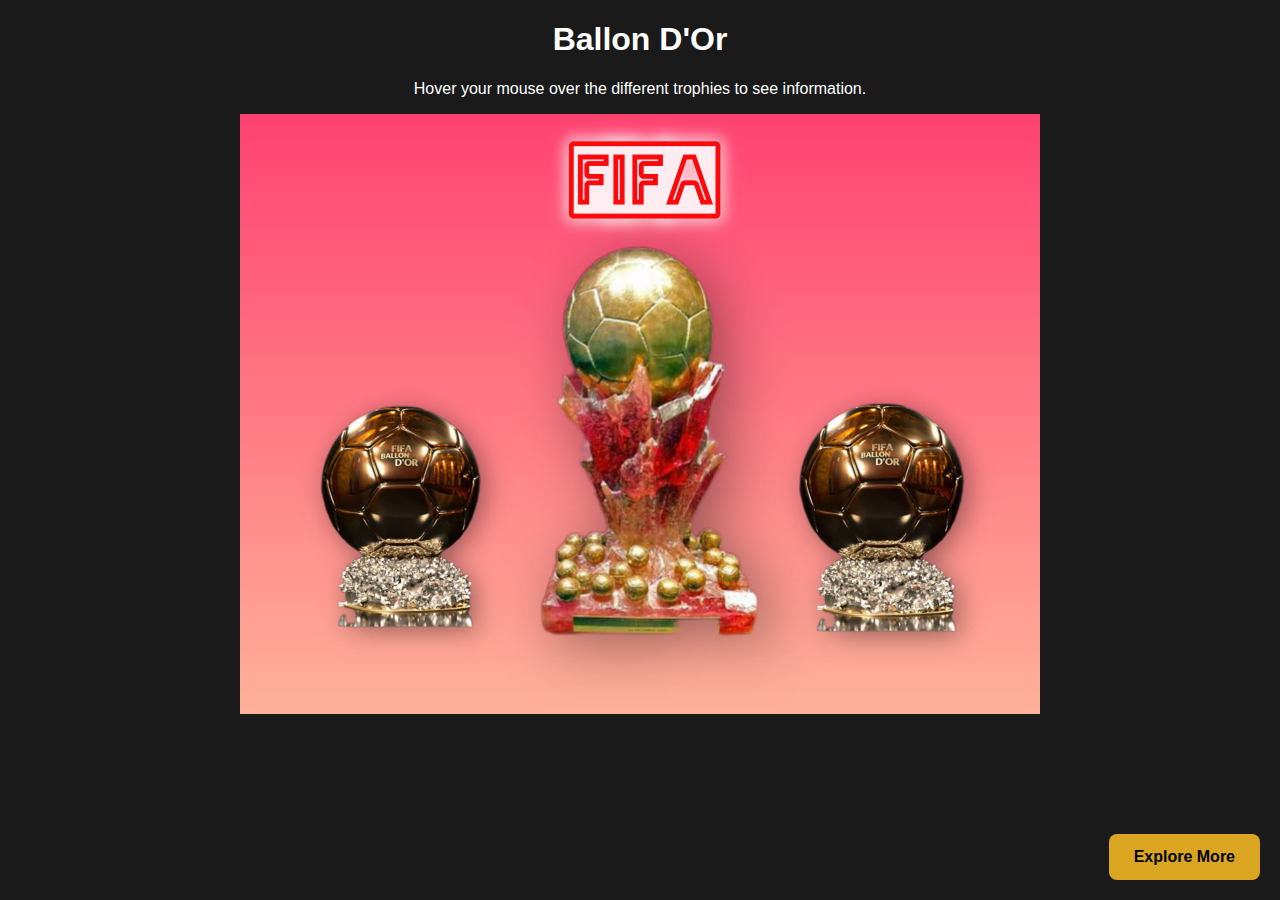
<file: index.html>
<!DOCTYPE html>
<html>
<head>
    <title>Ballon d'Or Image Map</title>
</head>
<body style="background-color: #1a1a1a; text-align: center; color: white; font-family: sans-serif;">

    <h1>Ballon D'Or</h1>
    <p>Hover your mouse over the different trophies to see information.</p>

    <img src="ballon d'Or.jpeg" alt="Ballon d'Or Poster" width="800" height="600" usemap="#image-map">

    <map name="image-map">
        <area shape="rect" coords="328,24,479,104" href="https://www.fifa.com/en" title="FIFA">
        <area shape="circle" coords="161,370,77" href="https://en.wikipedia.org/wiki/Ballon_d%27Or" title="Ballon D'Or">
        <area shape="poly" coords="397,132,359,146,339,162,329,183,327,198,326,217,334,252,326,263,319,288,335,315,340,346,349,350,362,407,328,424,303,484,304,519,520,520,514,476,484,344,481,254,466,179,432,142" href="https://en.wikipedia.org/wiki/Super_Ballon_d%27Or" title="The Super Ballon d'Or">
    </map>

    <div style="position: fixed; bottom: 20px; right: 20px;">
        <a href="./explore.html" style="background-color: #DAA520; color: black; font-weight: bold; padding: 14px 25px; text-align: center; text-decoration: none; display: inline-block; border-radius: 8px;">
            Explore More
        </a>
    </div>

</body>
</html>
</file>
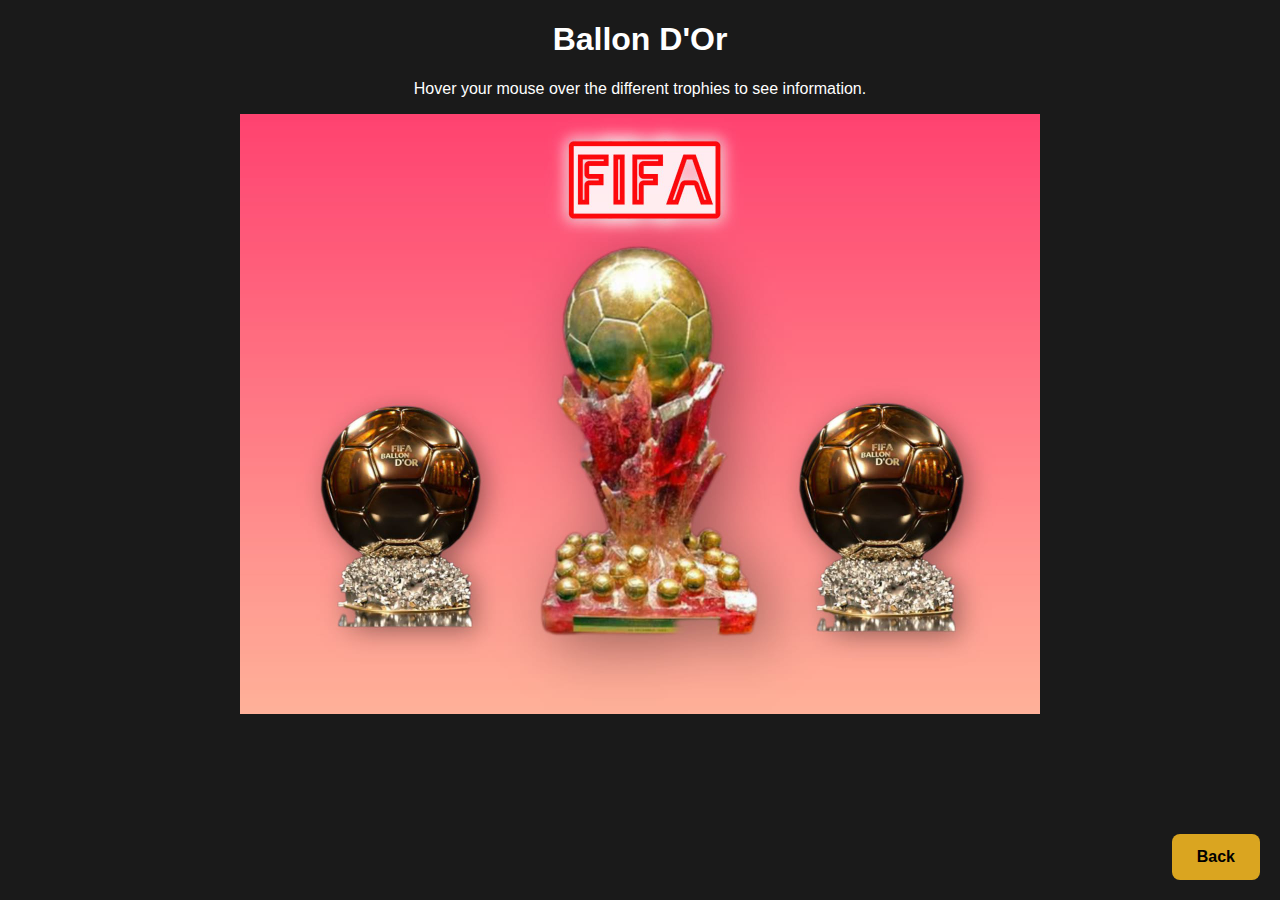
<file: ex1.html>
<!DOCTYPE html>
<html>
<head>
    <title>Ballon d'Or Image Map</title>
</head>
<body style="background-color: #1a1a1a; text-align: center; color: white; font-family: sans-serif;">

    <h1>Ballon D'Or</h1>
    <p>Hover your mouse over the different trophies to see information.</p>

    <img src="ballon d'Or.jpeg" alt="Ballon d'Or Poster" width="800" height="600" usemap="#image-map">

    <map name="image-map">
        <area shape="rect" coords="328,24,479,104" href="https://www.fifa.com/en" title="FIFA">
        <area shape="circle" coords="161,370,77" href="https://en.wikipedia.org/wiki/Ballon_d%27Or" title="Ballon D'Or">
        <area shape="poly" coords="397,132,359,146,339,162,329,183,327,198,326,217,334,252,326,263,319,288,335,315,340,346,349,350,362,407,328,424,303,484,304,519,520,520,514,476,484,344,481,254,466,179,432,142" href="https://en.wikipedia.org/wiki/Super_Ballon_d%27Or" title="The Super Ballon d'Or">
    </map>

    <div style="position: fixed; bottom: 20px; right: 20px;">
        <a href="index.html" class="button" style="background-color: #DAA520; color: black; font-weight: bold; padding: 14px 25px; text-align: center; text-decoration: none; display: inline-block; border-radius: 8px;">
Back</a>
    </div>

</body>
</html>
</file>
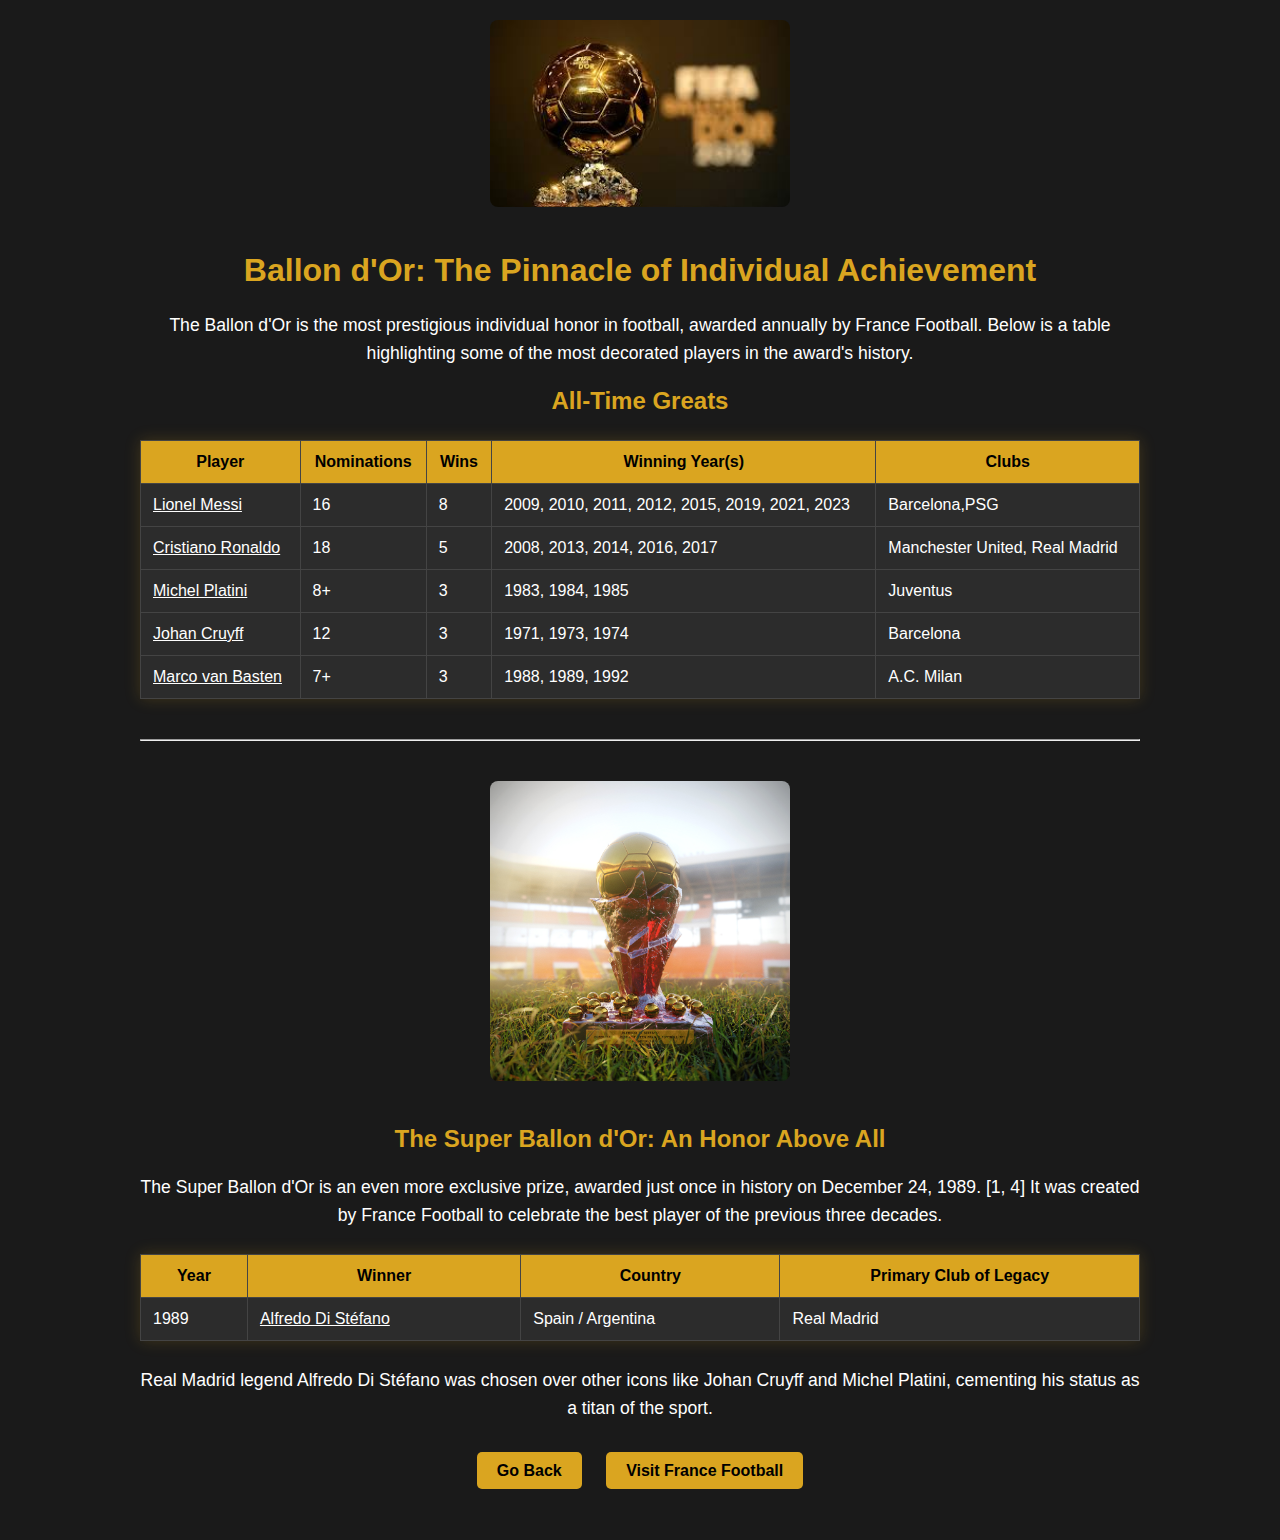
<file: ex2.html>
<!DOCTYPE html>
<html>
<head>
    <title>Ballon d'Or: Legends of the Game</title>
    <style>
        body {
            background-color: #1a1a1a;
            color: white;
            font-family: sans-serif;
            margin: 0;
            padding: 20px;
        }
        .container {
            max-width: 1000px;
            margin: auto;
            text-align: center;
        }
        h1, h2 {
            color: #DAA520; /* Golden color for headers */
        }
        p {
            font-size: 1.1em;
            line-height: 1.6;
        }
        table {
            width: 100%;
            margin-top: 25px;
            margin-bottom: 25px;
            border-collapse: collapse;
            box-shadow: 0 0 15px rgba(218, 165, 32, 0.2);
        }
        th, td {
            border: 1px solid #444;
            padding: 12px;
            text-align: left;
        }
        th {
            background-color: #DAA520;
            color: black;
            text-align: center;
        }
        td {
            background-color: #2c2c2c;
        }
        img.header-image {
            width: 300px;
            margin-bottom: 20px;
            border-radius: 8px;
        }
        .nav-links {
            margin-top: 40px;
            padding-bottom: 40px;
        }
        a.button {
            background-color: #DAA520;
            color: black;
            font-weight: bold;
            padding: 10px 20px;
            text-decoration: none;
            border-radius: 5px;
            margin: 0 10px;
        }
    </style>
</head>
<body>

    <div class="container">
        <img src="award1.jpeg" alt="Ballon d'Or Trophy" class="header-image">
        <h1>Ballon d'Or: The Pinnacle of Individual Achievement</h1>
        <p>The Ballon d'Or is the most prestigious individual honor in football, awarded annually by France Football. Below is a table highlighting some of the most decorated players in the award's history.</p>

        <!-- Main Ballon d'Or Table -->
        <h2>All-Time Greats</h2>
        <table>
            <tr>
                <th>Player</th>
                <th>Nominations</th>
                <th>Wins</th>
                <th>Winning Year(s)</th>
                <th>Clubs</th>
            </tr>
            <tr>
                <td><a href="https://en.wikipedia.org/wiki/Lionel_Messi" style="color:#ffffff;">Lionel Messi</a></td>
                <td>16</td>
                <td>8</td>
                <td>2009, 2010, 2011, 2012, 2015, 2019, 2021, 2023</td>
                <td>Barcelona,PSG </td>
            </tr>
            <tr>
                <td><a href="https://en.wikipedia.org/wiki/Cristiano_Ronaldo"style="color:#ffffff;">Cristiano Ronaldo</a></td>
                <td>18</td>
                <td>5</td>
                <td>2008, 2013, 2014, 2016, 2017 </td>
                <td>Manchester United, Real Madrid </td>
            </tr>
            <tr>
                <td><a href="https://en.wikipedia.org/wiki/Michel_Platini"style="color:#ffffff;">Michel Platini</a></td>
                <td>8+</td>
                <td>3</td>
                <td>1983, 1984, 1985 </td>
                <td>Juventus </td>
            </tr>
            <tr>
                <td><a href="https://en.wikipedia.org/wiki/Johan_Cruyff"style="color:#ffffff;">Johan Cruyff</a></td>
                <td>12</td>
                <td>3</td>
                <td>1971, 1973, 1974 </td>
                <td>Barcelona </td>
            </tr>
            <tr>
                <td><a href="https://en.wikipedia.org/wiki/Marco_van_Basten"style="color:#ffffff;">Marco van Basten</a></td>
                <td>7+</td>
                <td>3</td>
                <td>1988, 1989, 1992 </td>
                <td>A.C. Milan </td>
            </tr>
        </table>

        <hr style="margin: 40px 0;">
        <img src="super.jpg" alt="Super Ballon d'Or" class="header-image">
        <h2>The Super Ballon d'Or: An Honor Above All</h2>
        <p>
            The Super Ballon d'Or is an even more exclusive prize, awarded just once in history on December 24, 1989. [1, 4] It was created by France Football to celebrate the best player of the previous three decades.
        </p>
        <table>
            <tr>
                <th>Year</th>
                <th>Winner</th>
                <th>Country</th>
                <th>Primary Club of Legacy</th>
            </tr>
            <tr>
                <td>1989</td>
                <td><a href="https://en.wikipedia.org/wiki/Alfredo_Di_St%C3%A9fano"style="color:#ffffff;">Alfredo Di Stéfano</a></td>
                <td>Spain / Argentina</td>
                <td>Real Madrid </td>
            </tr>
        </table>
        <p>
            Real Madrid legend Alfredo Di Stéfano was chosen over other icons like Johan Cruyff and Michel Platini, cementing his status as a titan of the sport. 
        </p>

        <!-- Navigation Links -->
        <div class="nav-links">
            <a href="index.html" class="button">Go Back</a>
            <a href="https://en.wikipedia.org/wiki/France_Football/" target="_blank" class="button">Visit France Football</a>
        </div>
    </div>

</body>
</html>
</file>
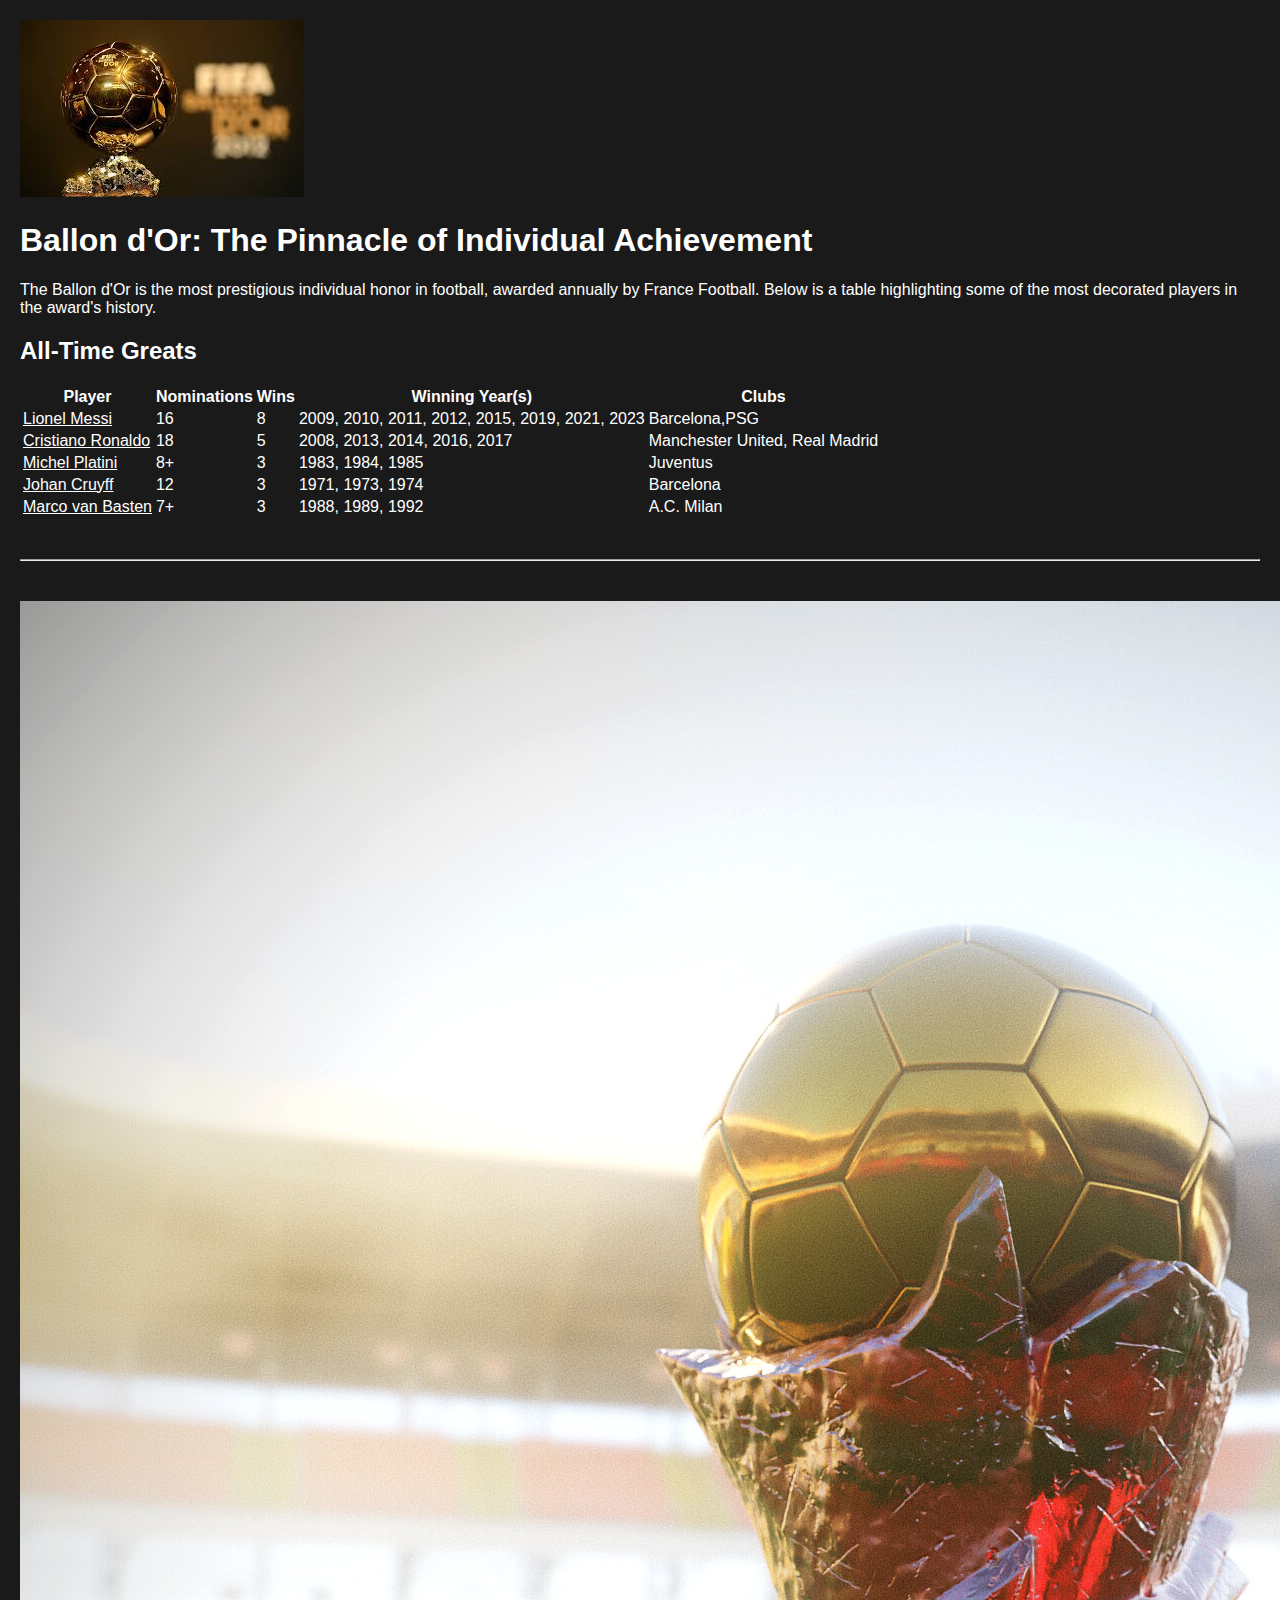
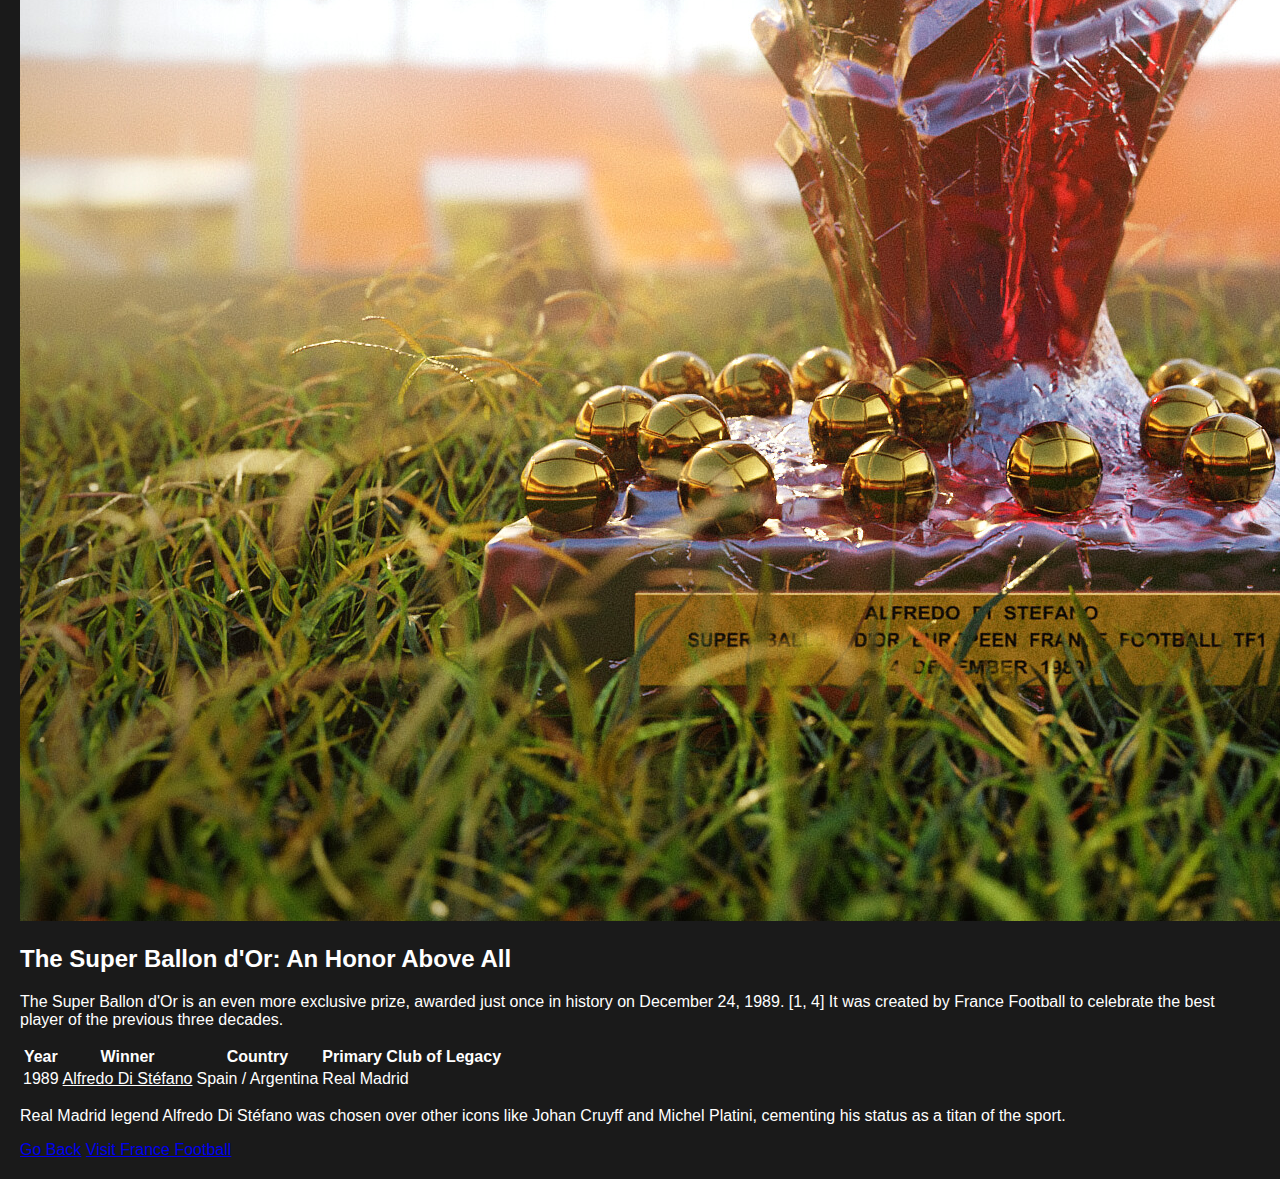
<file: ex3.html>
<!DOCTYPE html>
<html>
<head>
    <title>Ballon d'Or: Legends of the Game</title>
    <link rel="stylesheet" href="style.css"</link>
    <style>
        body {
            
            color: white;
            font-family: sans-serif;
            margin: 0;
            padding: 20px;
        }
       
    </style>
</head>
<body bgcolor="#1a1a1a">

    <div class="container">
        <img src="award1.jpeg" alt="Ballon d'Or Trophy" class="header-image">
        <h1>Ballon d'Or: The Pinnacle of Individual Achievement</h1>
        <p>The Ballon d'Or is the most prestigious individual honor in football, awarded annually by France Football. Below is a table highlighting some of the most decorated players in the award's history.</p>

        <!-- Main Ballon d'Or Table -->
        <h2>All-Time Greats</h2>
        <table>
            <tr>
                <th>Player</th>
                <th>Nominations</th>
                <th>Wins</th>
                <th>Winning Year(s)</th>
                <th>Clubs</th>
            </tr>
            <tr>
                <td><a href="https://en.wikipedia.org/wiki/Lionel_Messi" style="color:#ffffff;">Lionel Messi</a></td>
                <td>16</td>
                <td>8</td>
                <td>2009, 2010, 2011, 2012, 2015, 2019, 2021, 2023</td>
                <td>Barcelona,PSG </td>
            </tr>
            <tr>
                <td><a href="https://en.wikipedia.org/wiki/Cristiano_Ronaldo"style="color:#ffffff;">Cristiano Ronaldo</a></td>
                <td>18</td>
                <td>5</td>
                <td>2008, 2013, 2014, 2016, 2017 </td>
                <td>Manchester United, Real Madrid </td>
            </tr>
            <tr>
                <td><a href="https://en.wikipedia.org/wiki/Michel_Platini"style="color:#ffffff;">Michel Platini</a></td>
                <td>8+</td>
                <td>3</td>
                <td>1983, 1984, 1985 </td>
                <td>Juventus </td>
            </tr>
            <tr>
                <td><a href="https://en.wikipedia.org/wiki/Johan_Cruyff"style="color:#ffffff;">Johan Cruyff</a></td>
                <td>12</td>
                <td>3</td>
                <td>1971, 1973, 1974 </td>
                <td>Barcelona </td>
            </tr>
            <tr>
                <td><a href="https://en.wikipedia.org/wiki/Marco_van_Basten"style="color:#ffffff;">Marco van Basten</a></td>
                <td>7+</td>
                <td>3</td>
                <td>1988, 1989, 1992 </td>
                <td>A.C. Milan </td>
            </tr>
        </table>

        <hr style="margin: 40px 0;">
        <img src="super.jpg" alt="Super Ballon d'Or" class="header-image">
        <h2>The Super Ballon d'Or: An Honor Above All</h2>
        <p>
            The Super Ballon d'Or is an even more exclusive prize, awarded just once in history on December 24, 1989. [1, 4] It was created by France Football to celebrate the best player of the previous three decades.
        </p>
        <table>
            <tr>
                <th>Year</th>
                <th>Winner</th>
                <th>Country</th>
                <th>Primary Club of Legacy</th>
            </tr>
            <tr>
                <td>1989</td>
                <td><a href="https://en.wikipedia.org/wiki/Alfredo_Di_St%C3%A9fano"style="color:#ffffff;">Alfredo Di Stéfano</a></td>
                <td>Spain / Argentina</td>
                <td>Real Madrid </td>
            </tr>
        </table>
        <p>
            Real Madrid legend Alfredo Di Stéfano was chosen over other icons like Johan Cruyff and Michel Platini, cementing his status as a titan of the sport. 
        </p>

        <!-- Navigation Links -->
        <div class="nav-links">
            <a href="index.html" class="button">Go Back</a>
            <a href="https://en.wikipedia.org/wiki/France_Football" target="_blank" class="button">Visit France Football</a>
        </div>
    </div>

</body>
</html>
</file>
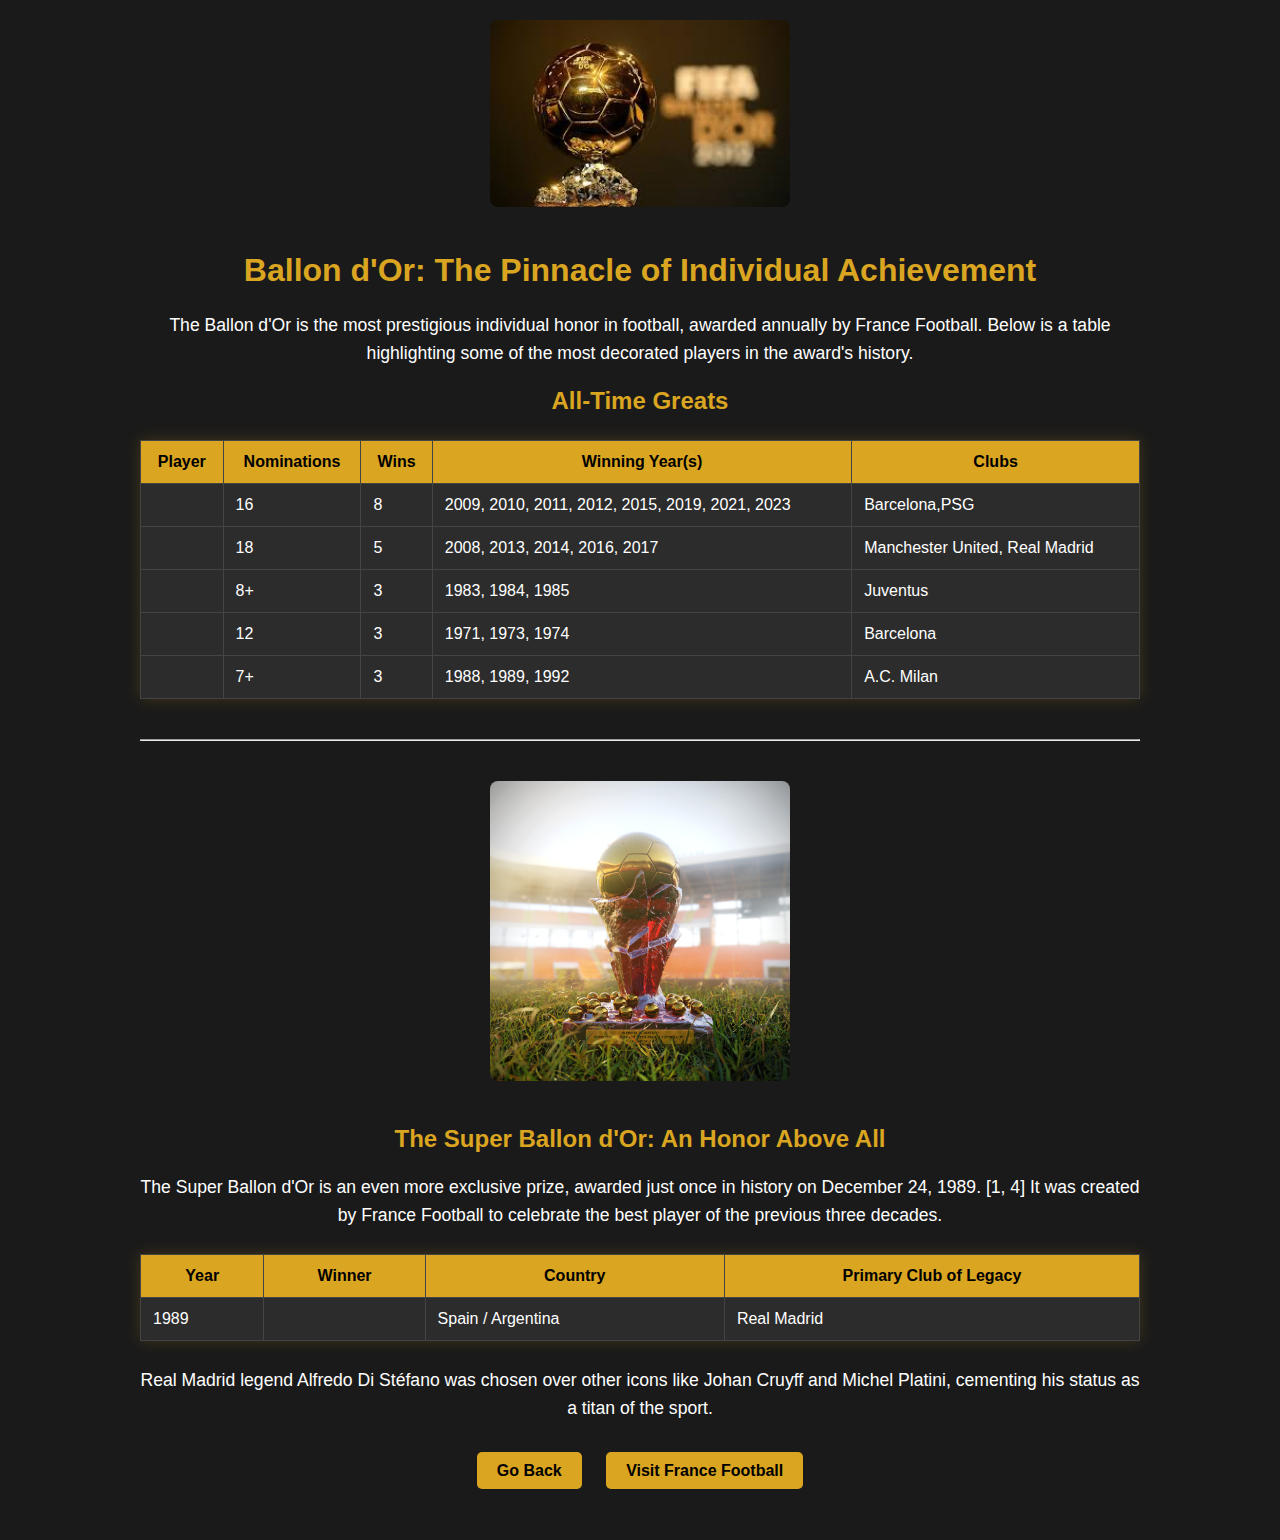
<file: explore.html>
<!DOCTYPE html>
<html>
<head>
    <title>Ballon d'Or: Legends of the Game</title>
    <style>
        body {
            background-color: #1a1a1a;
            color: white;
            font-family: sans-serif;
            margin: 0;
            padding: 20px;
        }
        .container {
            max-width: 1000px;
            margin: auto;
            text-align: center;
        }
        h1, h2 {
            color: #DAA520; /* Golden color for headers */
        }
        p {
            font-size: 1.1em;
            line-height: 1.6;
        }
        table {
            width: 100%;
            margin-top: 25px;
            margin-bottom: 25px;
            border-collapse: collapse;
            box-shadow: 0 0 15px rgba(218, 165, 32, 0.2);
        }
        th, td {
            border: 1px solid #444;
            padding: 12px;
            text-align: left;
        }
        th {
            background-color: #DAA520;
            color: black;
            text-align: center;
        }
        td {
            background-color: #2c2c2c;
        }
        img.header-image {
            width: 300px;
            margin-bottom: 20px;
            border-radius: 8px;
        }
        .nav-links {
            margin-top: 40px;
            padding-bottom: 40px;
        }
        a.button {
            background-color: #DAA520;
            color: black;
            font-weight: bold;
            padding: 10px 20px;
            text-decoration: none;
            border-radius: 5px;
            margin: 0 10px;
        }
    </style>
</head>
<body>

    <div class="container">
        <img src="award1.jpeg" alt="Ballon d'Or Trophy" class="header-image">
        <h1>Ballon d'Or: The Pinnacle of Individual Achievement</h1>
        <p>The Ballon d'Or is the most prestigious individual honor in football, awarded annually by France Football. Below is a table highlighting some of the most decorated players in the award's history.</p>

        <!-- Main Ballon d'Or Table -->
        <h2>All-Time Greats</h2>
        <table>
            <tr>
                <th>Player</th>
                <th>Nominations</th>
                <th>Wins</th>
                <th>Winning Year(s)</th>
                <th>Clubs</th>
            </tr>
            <tr>
                <td><a href="https://en.wikipedia.org/wiki/Lionel_Messi"Lionel Messi</td>
                <td>16</td>
                <td>8</td>
                <td>2009, 2010, 2011, 2012, 2015, 2019, 2021, 2023</td>
                <td>Barcelona,PSG </td>
            </tr>
            <tr>
                <td><a href="https://en.wikipedia.org/wiki/Cristiano_Ronaldo"Cristiano Ronaldo</td>
                <td>18</td>
                <td>5</td>
                <td>2008, 2013, 2014, 2016, 2017 </td>
                <td>Manchester United, Real Madrid </td>
            </tr>
            <tr>
                <td><a href="https://en.wikipedia.org/wiki/Michel_Platini"Michel Platini</td>
                <td>8+</td>
                <td>3</td>
                <td>1983, 1984, 1985 </td>
                <td>Juventus </td>
            </tr>
            <tr>
                <td><a href="https://en.wikipedia.org/wiki/Johan_Cruyff"Johan Cruyff</td>
                <td>12</td>
                <td>3</td>
                <td>1971, 1973, 1974 </td>
                <td>Barcelona </td>
            </tr>
            <tr>
                <td><a href="https://en.wikipedia.org/wiki/Marco_van_Basten"Marco van Basten</td>
                <td>7+</td>
                <td>3</td>
                <td>1988, 1989, 1992 </td>
                <td>A.C. Milan </td>
            </tr>
        </table>

        <hr style="margin: 40px 0;">
        <img src="super.jpg" alt="Super Ballon d'Or" class="header-image">
        <h2>The Super Ballon d'Or: An Honor Above All</h2>
        <p>
            The Super Ballon d'Or is an even more exclusive prize, awarded just once in history on December 24, 1989. [1, 4] It was created by France Football to celebrate the best player of the previous three decades.
        </p>
        <table>
            <tr>
                <th>Year</th>
                <th>Winner</th>
                <th>Country</th>
                <th>Primary Club of Legacy</th>
            </tr>
            <tr>
                <td>1989</td>
                <td><a href="https://en.wikipedia.org/wiki/Alfredo_Di_St%C3%A9fano"Alfredo Di Stéfano</td>
                <td>Spain / Argentina</td>
                <td>Real Madrid </td>
            </tr>
        </table>
        <p>
            Real Madrid legend Alfredo Di Stéfano was chosen over other icons like Johan Cruyff and Michel Platini, cementing his status as a titan of the sport. 
        </p>

        <!-- Navigation Links -->
        <div class="nav-links">
            <a href="./index.html" class="button">Go Back</a>
            <a href="https://en.wikipedia.org/wiki/France_Football/" target="_blank" class="button">Visit France Football</a>
        </div>
    </div>

</body>
</html>
</file>
<file: style.css>

</file>
